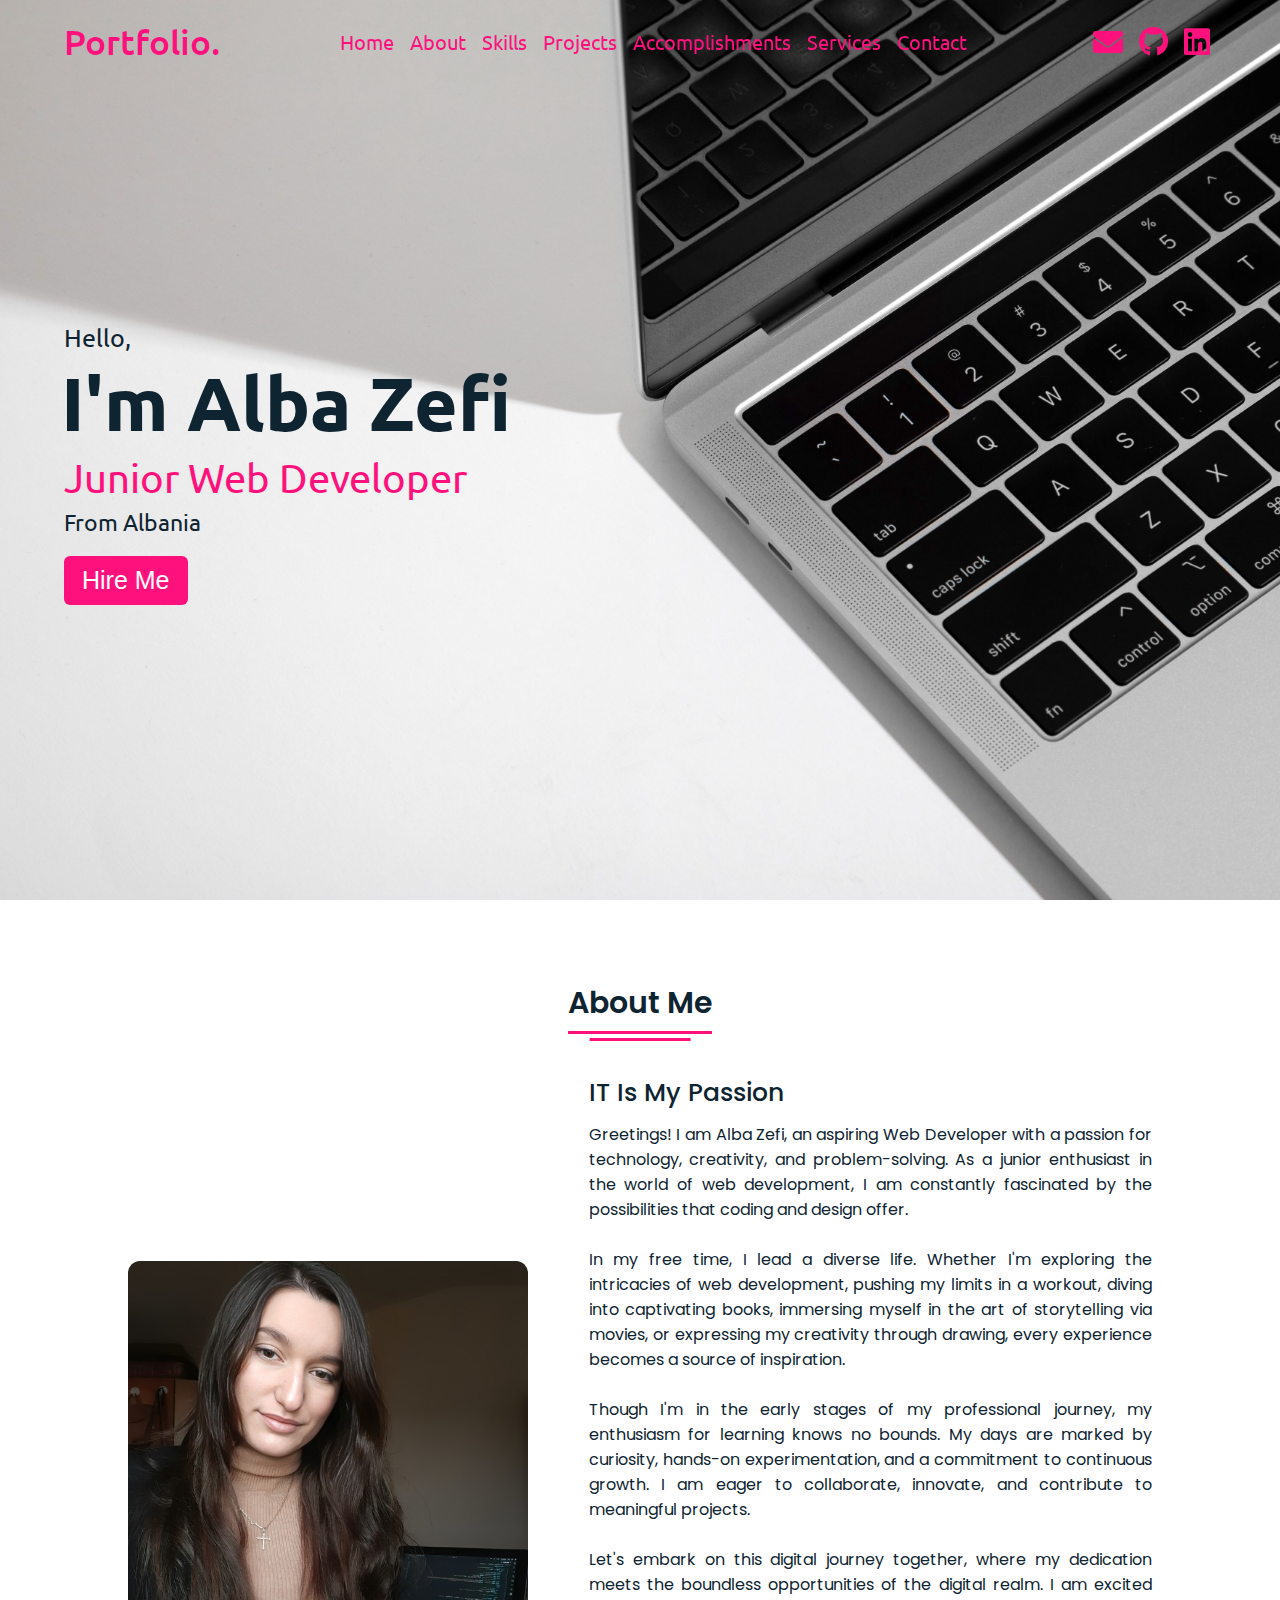
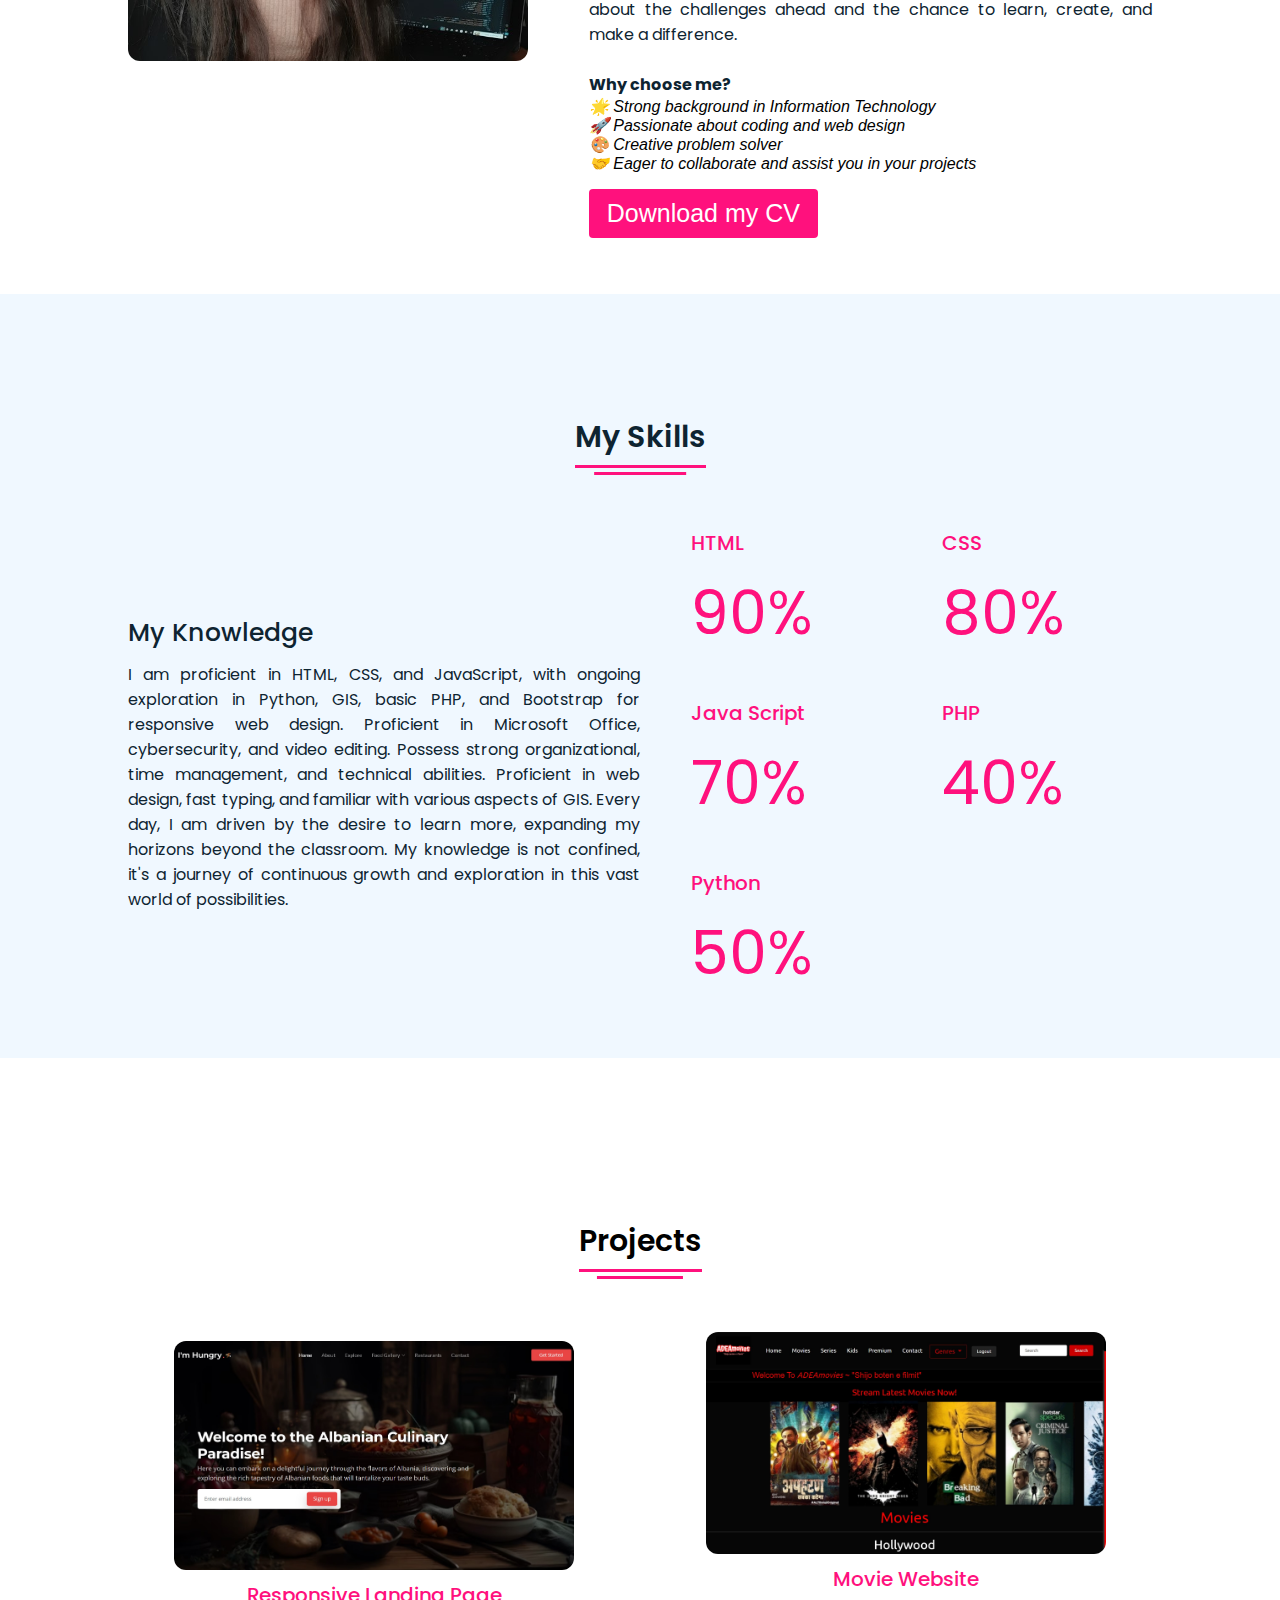
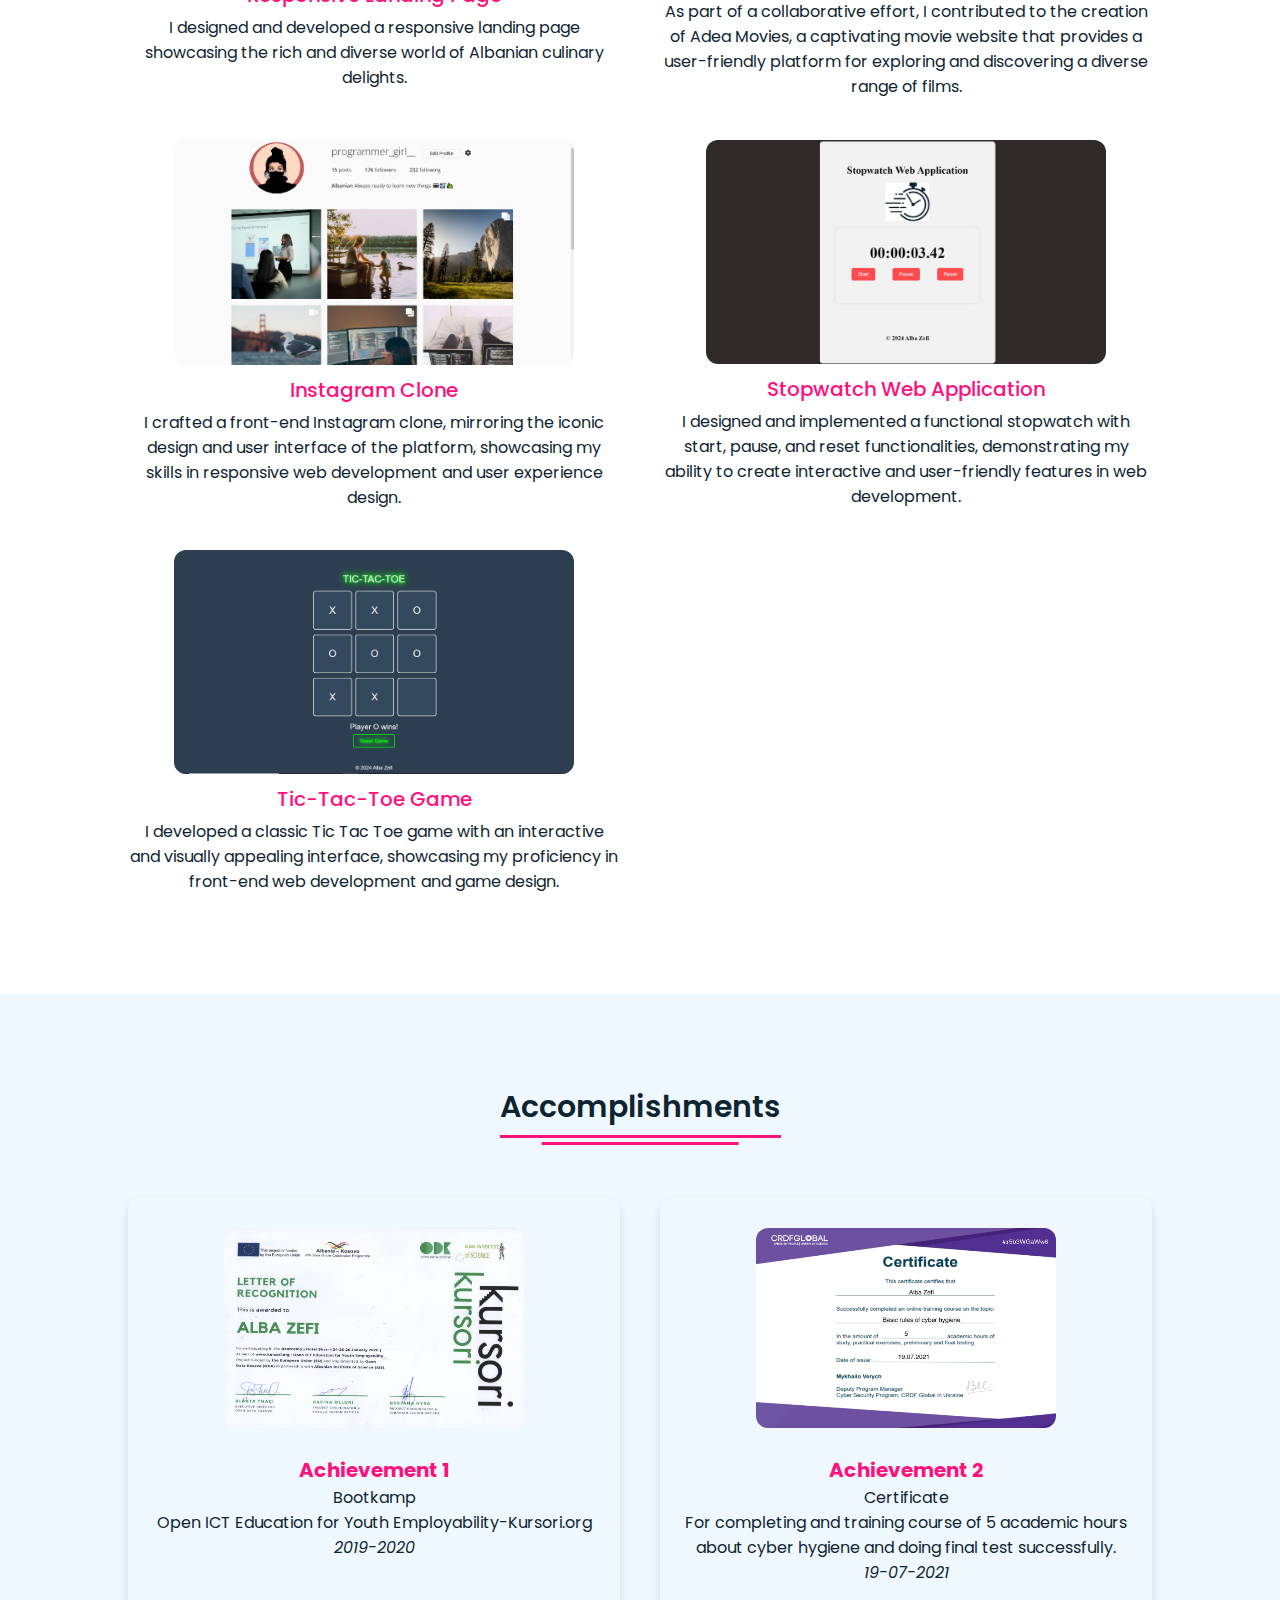
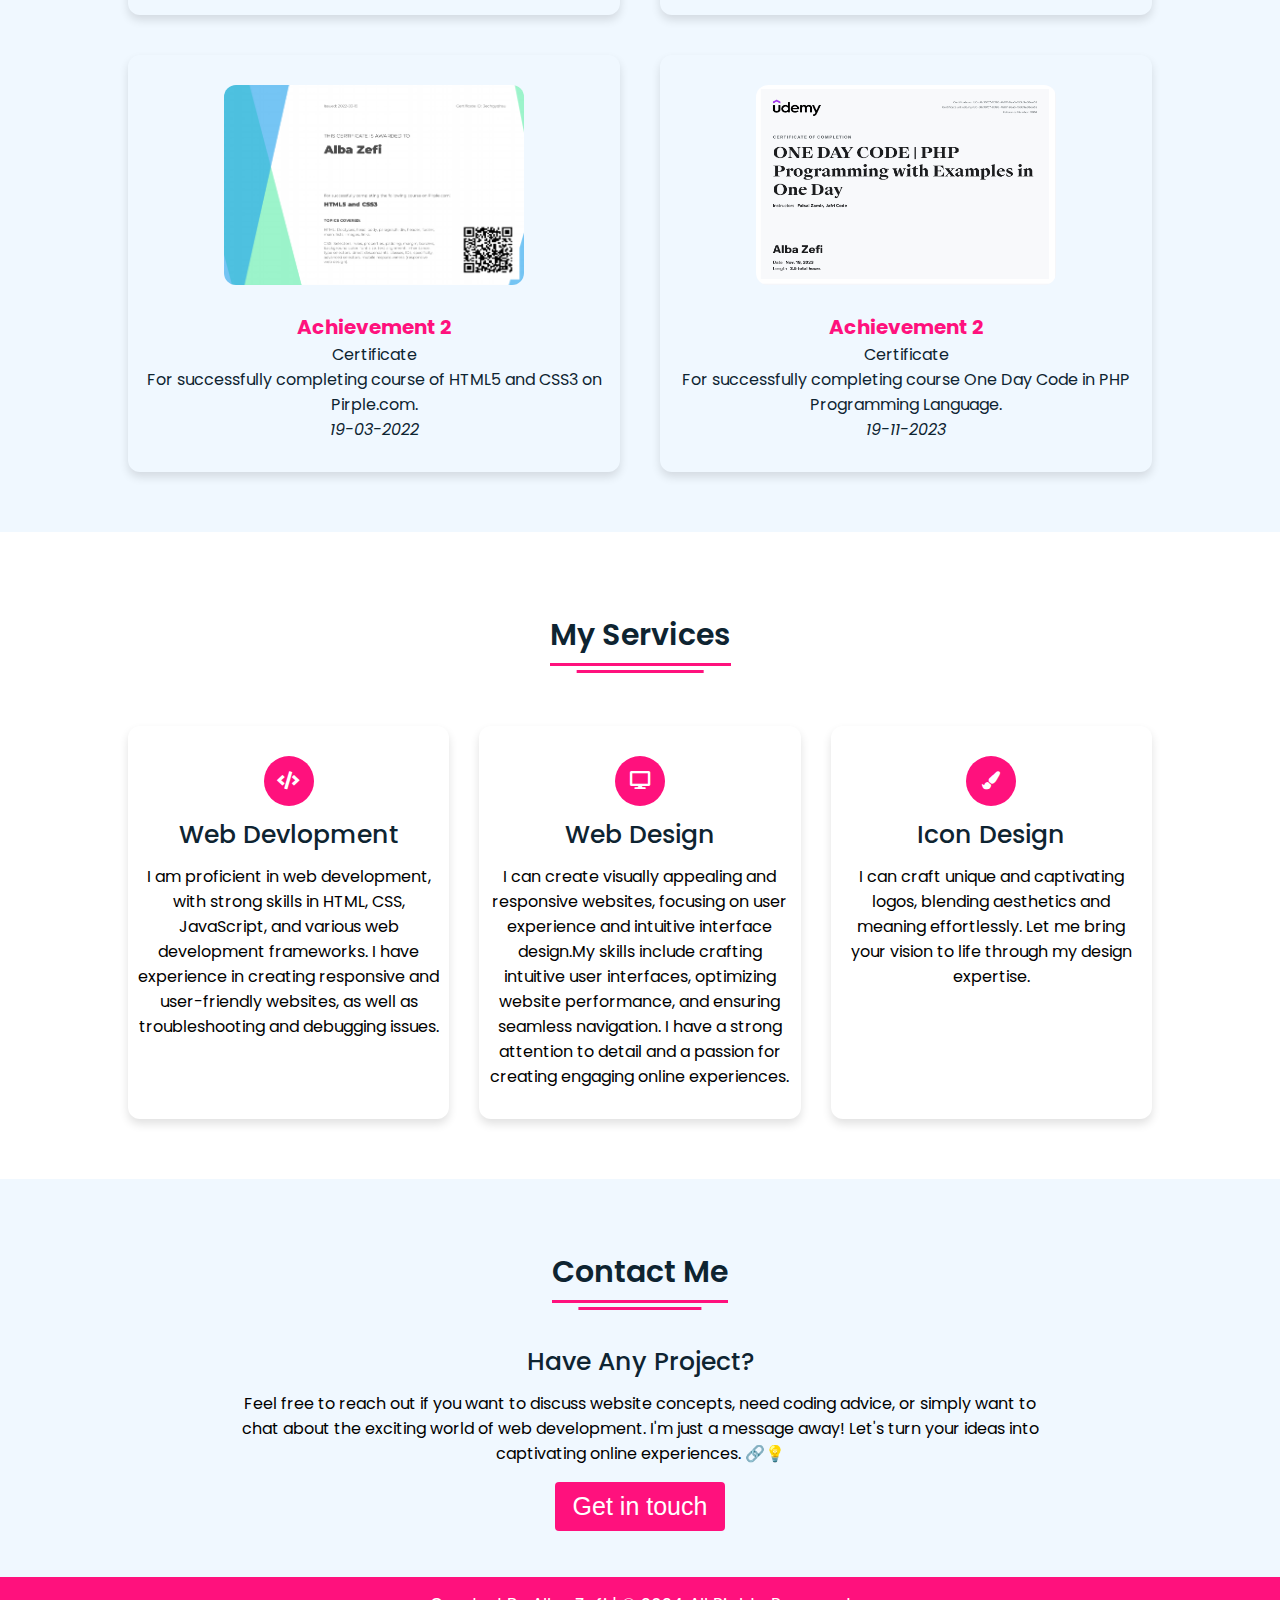
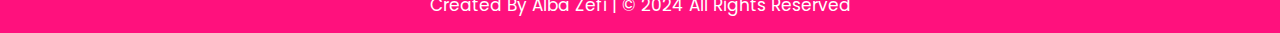
<file: index.html>
<!DOCTYPE html>
<html lang="en" dir="ltr">
  <head>
    <meta charset="UTF-8" />
    <title>Alba Portfolio</title>
    <link rel="stylesheet" href="style.css" />
    <link rel="shortcut icon" href="img/logo.png" type="image/x-icon">
    <!-- Fontawesome CDN Link -->
    <link rel="stylesheet" href="https://cdnjs.cloudflare.com/ajax/libs/font-awesome/5.15.2/css/all.min.css" />
    <meta name="viewport" content="width=device-width, initial-scale=1.0" />
  </head>
  <body>
    <!-- Move to up button -->
    <div class="scroll-button">
      <a href="#home"><i class="fas fa-arrow-up"></i></a>
    </div>
    <!-- navgaition menu -->
    <nav>
      <div class="navbar">
        <div class="logo"><a href="img/logo.png"></a><a href="#">Portfolio.</a></div>
        <ul class="menu">
          <li><a href="#home">Home</a></li>
          <li><a href="#about">About</a></li>
          <li><a href="#skills">Skills</a></li>
          <li><a href="#projects">Projects</a></li>
          <li><a href="#accomplishments">Accomplishments</a></li>
          <li><a href="#services">Services</a></li>
          <li><a href="#contact">Contact</a></li>
          <div class="cancel-btn">
            <i class="fas fa-times"></i>
          </div>
        </ul>
        <div class="media-icons">
          <a href="mailto:alba.zefii@gmail.com"><i class="fa fa-envelope" ></i></a>
          <a href="https://www.github.com/AlbaZefi"><i class="fab fa-github" ></i></a>
          <a href="https://www.linkedin.com/in/alba-zefi-b43b09283"><i class="fab fa-linkedin" ></i></a>
        </div>
      </div> 
      <div class="menu-btn">
        <i class="fas fa-bars"></i>
      </div>
    </nav>

    <!-- Home Section Start -->
    <section class="home" id="home">
      <div class="home-content">
        <div class="text">
          <div class="text-one">Hello,</div>
          <div class="text-two">I'm Alba Zefi</div>
          <div class="text-three">Junior Web Developer</div>
          <div class="text-four">From Albania</div>
        </div>
        <div class="button">
          <button><a href="contact.html">Hire Me</a></button>
        </div>
      </div>
    </section>

    <!-- About Section Start -->
    <section class="about" id="about">
      <div class="content">
        <div class="title"><span>About Me</span></div>
        <div class="about-details">
          <div class="left">
            <img src="img/alba.jpg" alt="Here is my photo" />
          </div>
          <div class="right">
            <div class="topic">IT Is My Passion</div>
            <p>
                Greetings! I am Alba Zefi, an aspiring Web Developer with a passion for technology, creativity, and problem-solving. As a junior enthusiast in the world of web development, I am constantly fascinated by the possibilities that coding and design offer.
<br><br>
                In my free time, I lead a diverse life. Whether I'm exploring the intricacies of web development, pushing my limits in a workout, diving into captivating books, immersing myself in the art of storytelling via movies, or expressing my creativity through drawing, every experience becomes a source of inspiration.
<br><br>                
                Though I'm in the early stages of my professional journey, my enthusiasm for learning knows no bounds. My days are marked by curiosity, hands-on experimentation, and a commitment to continuous growth. I am eager to collaborate, innovate, and contribute to meaningful projects.
<br><br>             
                Let's embark on this digital journey together, where my dedication meets the boundless opportunities of the digital realm. I am excited about the challenges ahead and the chance to learn, create, and make a difference.
                <div class="me" ><br>
                  <p><b>Why choose me?</b><br>
                     <i> 
                      <div class="descriptionme" style=" font-family:'Franklin Gothic Medium', 'Arial Narrow', Arial, sans-serif">
                      🌟 Strong background in Information Technology<br>
                      🚀 Passionate about coding and web design<br>
                      🎨 Creative problem solver<br>
                      🤝 Eager to collaborate and assist you in your projects</p>
                     </div>
                    </i>
              </div>  
            </p>
            
            <div class="button">
              <button><a href="img/Alba_Zefi_CV.pdf" download="Alba_Zefi_CV" font-color="white">Download my CV</a></button>
            </div>
          </div>
        </div>
      </div>
    </section>

    <!-- My Skills Section Start -->
    <section class="skills" id="skills">
      <div class="content">
        <div class="title"><span>My Skills</span></div>
        <div class="skills-details">
          <div class="text">
            <div class="topic">My Knowledge</div>
            <p>I am proficient in HTML, CSS, and JavaScript, with ongoing exploration in Python, GIS, basic PHP, and Bootstrap for responsive web design. Proficient in Microsoft Office, cybersecurity, and video editing. Possess strong organizational, time management, and technical abilities. Proficient in web design, fast typing, and familiar with various aspects of GIS. Every day, I am driven by the desire to learn more, expanding my horizons beyond the classroom. My knowledge is not confined, it's a journey of continuous growth and exploration in this vast world of possibilities.</p>
            
          </div>
          <div class="boxes">
            <div class="box">
              <div class="topic">HTML</div>
              <div class="per">90%</div>
            </div>
            <div class="box">
              <div class="topic">CSS</div>
              <div class="per">80%</div>
            </div>
            <div class="box">
              <div class="topic">Java Script</div>
              <div class="per">70%</div>
            </div>
            <div class="box">
              <div class="topic">PHP</div>
              <div class="per">40%</div>
            </div>
           <div class="box">
              <div class="topic">Python</div>
              <div class="per">50%</div>
            </div>
          </div>
        </div>
      </div>
    </section>

    <!-- My projects section-->
    <section class="projects" id="projects">
      <div class="content">
        <div class="title"><span>Projects</span></div>
        <div class="projects-details">
          <div class="project">
            <img src="img/project1.jpg" alt="Project 1" />
            <div class="description">
              <h3>Responsive Landing Page</h3>
              <p>I designed and developed a responsive landing page showcasing the rich and diverse world of Albanian culinary delights.</p>
            </div>
          </div>
          <div class="project">
            <img src="img/project2.jpg" alt="Project 2" />
            <div class="description">
              <h3>Movie Website</h3>
              <p>As part of a collaborative effort, I contributed to the creation of Adea Movies, a captivating movie website that provides a user-friendly platform for exploring and discovering a diverse range of films.</p>
            </div>
          </div>
          <div class="project">
            <img src="img/project3.jpg" alt="Project 3" />
            <div class="description">
              <h3>Instagram Clone</h3>
              <p>I crafted a front-end Instagram clone, mirroring the iconic design and user interface of the platform, showcasing my skills in responsive web development and user experience design.</p>
            </div>
          </div>

          <div class="project">
            <img src="img/project4.jpg" alt="Project 4" />
            <div class="description">
              <h3>Stopwatch Web Application</h3>
              <p>I designed and implemented a functional stopwatch with start, pause, and reset functionalities, demonstrating my ability to create interactive and user-friendly features in web development.</p>
            </div>
          </div>

          <div class="project">
            <img src="img/project5.jpg" alt="Project 5" />
            <div class="description">
              <h3>Tic-Tac-Toe Game</h3>
              <p>I developed a classic Tic Tac Toe game with an interactive and visually appealing interface, showcasing my proficiency in front-end web development and game design.</p>
            </div>
          </div>

        </div>
      </div>
    </section>




<!-- My accomplishments section-->
    <section class="accomplishments" id="accomplishments">
      <div class="content"><br><br>
        <div class="title"><span>Accomplishments</span></div>
        <div class="achievements">
          <div class="achievement">
            <img src="img/1.png" alt="Bootkamp" />
            <div class="description">
              <h3>Achievement 1</h3>
              <p>Bootkamp<br> Open ICT Education for Youth Employability-Kursori.org
                <br><i>2019-2020</i></p>
            </div>
          </div>
          
          <div class="achievement">
            <img src="img/3.png" alt="Achievement 2" />
            <div class="description">
              <h3>Achievement 2</h3>
              <p>Certificate<br>For completing and training course of 5 academic hours about cyber hygiene and doing final test successfully.<br><i>19-07-2021</i></p>            </div>
          </div>


          <div class="achievement">
            <img src="img/2.png" alt="Achievement 3" />
            <div class="description">
              <h3>Achievement 2</h3>
              <p>Certificate<br>For successfully completing course of HTML5 and CSS3 on Pirple.com.<br><i>19-03-2022</i></p>
            </div>
          </div>

          

          <div class="achievement">
            <img src="img/4.png" alt="Achievement 4" />
            <div class="description">
              <h3>Achievement 2</h3>
              <p>Certificate<br>For successfully completing course One Day Code in PHP Programming Language.<br><i>19-11-2023</i></p>            </div>
          </div>
          


        </div>
        
      </div>
    </section>
    




    <!-- My Services Section Start -->
    <section class="services" id="services">
      <div class="content">
        <div class="title"><span>My Services</span></div>
        <div class="boxes">
          <div class="box">
            <div class="icon">
              <i class="fas fa-code"></i>
            </div>
            <div class="topic">Web Devlopment</div>
            <p>I am proficient in web development, with strong skills in HTML, CSS, JavaScript, and various web development frameworks. I have experience in creating responsive and user-friendly websites, as well as troubleshooting and debugging issues.</p>
          </div>
          <div class="box">
            <div class="icon">
              <i class="fas fa-desktop"></i>
            </div>
            <div class="topic">Web Design</div>
            <p>I can create visually appealing and responsive websites, focusing on user experience and intuitive interface design.My skills include crafting intuitive user interfaces, optimizing website performance, and ensuring seamless navigation. I have a strong attention to detail and a passion for creating engaging online experiences.</p>
          </div>
          
          <div class="box">
            <div class="icon">
              <i class="fas fa-paint-brush"></i>
            </div>
            <div class="topic">Icon Design</div>
            <p>I can craft unique and captivating logos, blending aesthetics and meaning effortlessly. Let me bring your vision to life through my design expertise.</p>
          </div>
          
        </div>
      </div>
    </section>

    <!-- Contact Me section Start -->
    <section class="contact" id="contact">
      <div class="content">
        <div class="title"><span>Contact Me</span></div>

        <div class="text">
          <div class="topic">Have Any Project?</div>
          <p>Feel free to reach out if you want to discuss website concepts, need coding advice, or simply want to chat about the exciting world of web development. I'm just a message away! Let's turn your ideas into captivating online experiences. 🔗💡</p>
          <div class="button">
            <button><a href="contact.html">Get in touch</a></button>
          </div>
        </div>
      </div>
    </section>

    <!-- Footer Section Start -->
    <footer>
      <div class="text">
        <span>Created By Alba Zefi | &#169; 2024 All Rights Reserved</span>
      </div>
    </footer>
    <script src="script.js"></script>
  </body>
</html>
</file>
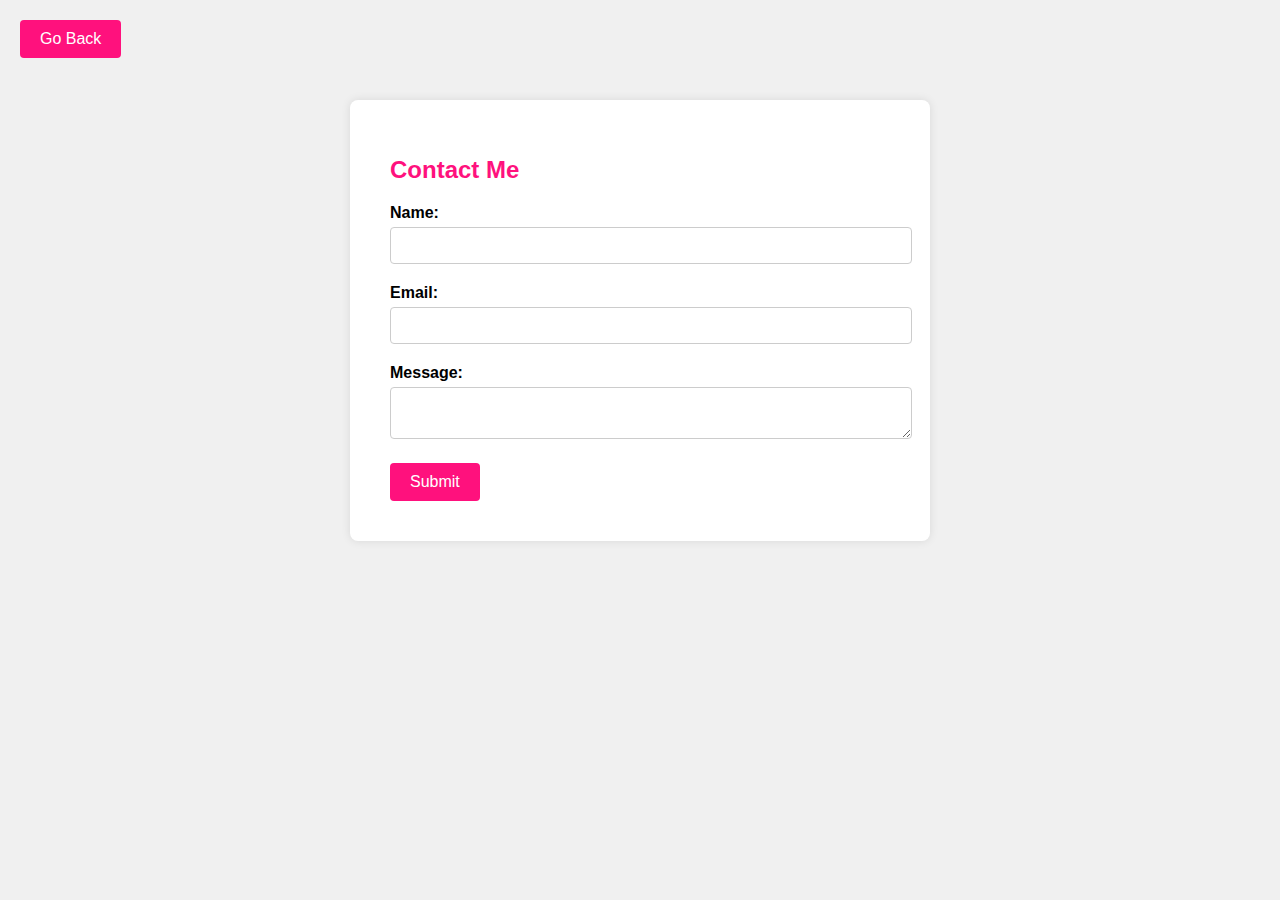
<file: contact.html>
<!DOCTYPE html>
<html lang="en" dir="ltr">
  <head>
    <meta charset="UTF-8" />
    <title>Contact Form</title>
    <link rel="shortcut icon" href="img/logo.png" type="image/x-icon">

    <style>
        body {
  background-color: #f0f0f0;
  font-family: Arial, sans-serif;
  margin: 0;
  padding: 0;
}

.go-back-button {
  position: fixed;
  top: 20px;
  left: 20px;
  border: none;
  padding: 10px 20px;
  background-color: #ff117d;
  color: #fff;
  font-size: 16px;
  cursor: pointer;
  border-radius: 4px;
}

.go-back-button :hover {
  background-color: #ff117d;
  opacity: 0.7;
}

.contact-form-container {
  background-color: #fff;
  max-width: 500px;
  margin: 100px auto;
  padding: 40px;
  border-radius: 8px;
  box-shadow: 0 0 10px rgba(0, 0, 0, 0.1);
}

h1 {
  color: #ff117d;
  font-size: 24px;
  margin-bottom: 20px;
}

.form-group {
  margin-bottom: 20px;
}

label {
  display: block;
  font-weight: bold;
  margin-bottom: 5px;
}

input,
textarea {
  width: 100%;
  padding: 10px;
  border: 1px solid #ccc;
  border-radius: 4px;
}

button[type="submit"] {
  background-color: #ff117d;
  color: #fff;
  border: none;
  padding: 10px 20px;
  font-size: 16px;
  cursor: pointer;
  border-radius: 4px;
}

button[type="submit"]:hover {
  background-color: #ff117d;
  opacity: 0.7;
}

    </style>
    
  </head>
  <body>
    <button class="go-back-button" onclick="goBack()">Go Back</button>
    <div class="contact-form-container">
      <h1>Contact Me</h1>
      <form id="contact-form">
        <div class="form-group">
          <label for="name">Name:</label>
          <input type="text" id="name" name="name" required />
        </div>
        <div class="form-group">
          <label for="email">Email:</label>
          <input type="email" id="email" name="email" required />
        </div>
        <div class="form-group">
          <label for="message">Message:</label>
          <textarea id="message" name="message" required></textarea>
        </div>
        <button type="submit">Submit</button>
      </form>
    </div>

    <script>
        function goBack() {
  window.history.back();
}

document.getElementById("contact-form").addEventListener("submit", function (event) {
  event.preventDefault();
  //form submission logic here
});

    </script>
  </body>
</html>
</file>
<file: style.css>
/* Google Font CDN Link */
@import url('https://fonts.googleapis.com/css2?family=Poppins:wght@400;500;600;700&family=Ubuntu:wght@400;500;700&display=swap');
*{
  margin: 0;
  padding: 0;
  box-sizing: border-box;
  text-decoration: none;
  scroll-behavior: smooth;
}
/* Links */
a {
  color: white;
}

a:hover {
  color: #ff117d;
}

a:link, a:visited {
  text-decoration: none;
}

/* Custom Scroll Bar CSS */
::-webkit-scrollbar {
    width: 10px;
}
::-webkit-scrollbar-track {
    background: #f1f1f1;
}
::-webkit-scrollbar-thumb {
    background: #ff117d;
    border-radius: 12px;
    transition: all 0.3s ease;
}

::-webkit-scrollbar-thumb:hover {
    background: #ff117d;
}
/* navbar styling */
nav{
  position: fixed;
  width: 100%;
  padding: 20px 0;
  z-index: 998;
  transition: all 0.3s ease;
  font-family: 'Ubuntu', sans-serif;
}
nav.sticky{
  background: #000000;
  padding: 13px 0;
}
nav .navbar{
  width: 90%;
  display: flex;
  justify-content: space-between;
  align-items: center;
  margin: auto;
}
nav .navbar .logo a{
  font-weight: 500;
  font-size: 35px;
  color: #ff117d;
}
nav.sticky .navbar .logo a{
  color: #fff;
}
nav .navbar .menu{
  display: flex;
  position: relative;
}
nav .navbar .menu li{
  list-style: none;
  margin: 0 8px;
}
.navbar .menu a{
  font-size: 20px;
  font-weight: 500px;
  color: #ff117d;
  padding: 6px 0;
  transition: all 0.4s ease;
}
.navbar .menu a:hover{
  color: #ff117d;
  border-radius: 20px;
  color: #ffffff;
  transition:  all 0.3s ease-in;
}
nav.sticky .menu a{
  color: #FFF;
}
nav.sticky .menu a:hover{
  color: #ff117d;

}
.navbar .media-icons a{
  color: #ff117d;
  font-size: 30px;
  margin: 0 6px;
}


nav.sticky .media-icons a{
  color: #FFF;
  }

nav.sticky .media-icons a:hover{
  color:#ff117d;
   
}

/* Side Navigation Menu Button CSS */
nav .menu-btn,
.navbar .menu .cancel-btn{
  position: absolute;
  color: #fff;
  right: 30px;
  top: 20px;
  font-size: 20px;
  cursor: pointer;
  transition: all 0.3s ease;
  display: none;
}
nav .menu-btn{
  color: #ff117d;
}
nav.sticky .menu-btn{
  color: #FFF;
}
.navbar .menu .menu-btn{
  color: #fff;
}

/* home section styling */
.home{
  height: 100vh;
  width: 100%;
  background: url("img/2.jpg") no-repeat;
  background-size: cover;
  background-position: center;
  background-attachment: fixed;
  font-family: 'Ubuntu', sans-serif;
}
.home .home-content{
  width: 90%;
  height: 100%;
  margin: auto;
  display: flex;
  flex-direction: column;
  justify-content: center;
}
.home .text-one{
  font-size: 25px;
  color: #0E2431;
}
.home .text-two{
  color: #0E2431;
  font-size: 75px;
  font-weight: 600;
  margin-left: -3px;
}
.home .text-three{
  font-size: 40px;
  margin: 5px 0;
  color: #ff117d;
}
.home .text-four{
  font-size: 23px;
  margin: 5px 0;
  color: #0E2431;
}
.home .button{
  margin: 14px 0;
}
.home .button button{
  outline: none;
  padding: 8px 16px;
  border-radius: 6px;
  font-size: 25px;
  font-weight: 400;
  background: #ff117d;
  color: #fff;
  cursor: pointer;
  border: 2px solid transparent;
  transition: all 0.4s ease;
}
.home .button button:hover{
  border-color: #ff117d;
  background-color: #fff;
  color: #ff117d;
}

section{
  padding-top: 40px;
}
section .content{
  width: 80%;
  margin: 40px auto;
  font-family: 'Poppins', sans-serif;
}
.about .about-details{
  display: flex;
  justify-content: space-between;
  align-items: center;
}
section .title{
  display: flex;
  justify-content: center;
  margin-bottom: 40px;
}
section .title span{
  color: #0E2431;
  font-size: 30px;
  font-weight: 600;
  position: relative;
  padding-bottom: 8px;
}
section .title span::before,
section .title span::after{
  content: '';
  position: absolute;
  height: 3px;
  width: 100%;
  background: #ff117d;
  left: 0;
  bottom: 0;
}
section .title span::after{
  bottom: -7px;
  width: 70%;
  left: 50%;
  transform: translateX(-50%);
}
.about .about-details .left{
  width: 45%;
}
.about .left img{
  height: 400px;
  width: 400px;
  object-fit: cover;
  border-radius: 12px;
}
.about-details .right{
  width: 55%;
}
section  .topic{
  color: #0E2431;
  font-size: 25px;
  font-weight: 500;
  margin-bottom: 10px;
}
.about-details .right p{
  text-align: justify;
  color: #0E2431;
}
section .button{
  margin: 16px 0;
}
section .button button{
  outline: none;
  padding: 8px 16px;
  border-radius: 4px;
  font-size: 25px;
  font-weight: 400;
  background: #ff117d;
  color: #fff;
  border: 2px solid transparent;
  cursor: pointer;
  transition: all 0.4s ease;
}
section .button button:hover{
  border-color: #ff117d;
  background-color: #fff;
  color: #ff117d;
}

 /* My Skills CSS */
 .skills{
   background: #F0F8FF;
 }
 .skills .content{
   padding: 40px 0;
 }
 .skills .skills-details{
   display: flex;
   justify-content: space-between;
   align-items: center;
 }
 .skills-details .text{
   width: 50%;
 }
 .skills-details p{
   color: #0E2431;
   text-align: justify;
 }
.skills .skills-details .experience{
  display: flex;
  align-items: center;
  margin: 0 10px;
}
.skills-details .experience .num{
  color: #0E2431;
  font-size: 80px;
}
.skills-details .experience .exp{
  color: #0E2431;
  margin-left: 20px;
  font-size: 18px;
  font-weight: 500;
  margin: 0 6px;
}
.skills-details .boxes{
  width: 45%;
  display: flex;
  flex-wrap: wrap;
  justify-content: space-between;
}
.skills-details .box{
  width: calc(100% / 2 - 20px);
  margin: 20px 0;
}
.skills-details .boxes .topic{
  font-size: 20px;
  color: #ff117d;
}
.skills-details .boxes .per{
  font-size: 60px;
  color: #ff117d;
}

/* My Services CSS */
.services .boxes{
  display: flex;
  flex-wrap: wrap;
  justify-content: space-between;
}
.services .boxes .box{
  margin: 20px 0;
  width: calc(100% / 3 - 20px);
  text-align: center;
  border-radius: 12px;
  padding: 30px 10px;
  box-shadow: 0 5px 10px rgba(0, 0, 0, 0.12);
  cursor: default;
  transition: all 0.4s ease;
}
.services .boxes .box:hover{
  background: #ff117d;
  color: #fff;
}
.services .boxes .box .icon{
  height: 50px;
  width: 50px;
  background: #ff117d;
  border-radius: 50%;
  text-align: center;
  line-height: 50px;
  font-size: 18px;
  color: #fff;
  margin: 0 auto 10px auto;
  transition: all 0.4s ease;
}
.boxes .box:hover .icon{
  background-color: #fff;
  color: #ff117d;
}
.services .boxes .box:hover .topic,
.services .boxes .box:hover p{
  color: #0E2431;
  transition: all 0.4s ease;
}
.services .boxes .box:hover .topic,
.services .boxes .box:hover p{
  color: #fff;
}
/* Contact Me CSS */
.contact{
  background: #F0F8FF;
}
.contact .content{
  margin: 0 auto;
  padding: 30px 0;
}
.contact .text{
  width: 80%;
  text-align: center;
  margin: auto;
}

/* Footer CSS */
footer{
  background: #ff117d;
  padding: 15px 0;
  text-align: center;
  font-family: 'Poppins', sans-serif;
}
footer .text span{
  font-size: 17px;
  font-weight: 400;
  color: #fff;
}
footer .text span a{
  font-weight: 500;
  color: #FFF;
}
footer .text span a:hover{
  text-decoration: underline;
}
/* Scroll TO Top Button CSS */
.scroll-button a{
  position: fixed;
  bottom: 20px;
  right: 20px;
  color: #fff;
  background: #000000;
  padding: 7px 12px;;
  font-size: 18px;
  border-radius: 6px;
  box-shadow: rgba(0, 0, 0, 0.15);
  display: none;
}

/* Responsive Media Query */
@media (max-width: 1190px) {
  section .content{
    width: 85%;
  }
}
@media (max-width: 1000px) {
  .about .about-details{
    justify-content: center;
    flex-direction: column;
  }
  .about .about-details .left{
    display: flex;
    justify-content: center;
    width: 100%;
  }
  .about-details .right{
    width: 90%;
    margin: 40px 0;
  }
  .services .boxes .box{
    margin: 20px 0;
    width: calc(100% / 2 - 20px);
  }
}
@media (max-width: 900px) {
  .about .left img{
    height: 350px;
    width: 350px;
  }
}

@media (max-width: 750px) {
  nav .navbar{
    width: 90%;
  }
  nav .navbar .menu{
    position: fixed;
    left: -100%;
    top: 0;
    background: #0E2431;
    height: 100vh;
    max-width: 400px;
    width: 100%;
    padding-top: 60px;
    flex-direction: column;
    align-items: center;
    transition: all 0.5s ease;
  }
  .navbar.active .menu{
    left: 0;
  }
  nav .navbar .menu a{
    font-size: 23px;
    display: block;
    color: #fff;
    margin: 10px 0;
  }
  nav.sticky .menu a:hover{
    color: #ff117d;
  }
  nav .navbar .media-icons{
    display: none;
  }
  nav .menu-btn,
  .navbar .menu .cancel-btn{
    display: block;
  }
  .home .text-two{
    font-size: 65px;
  }
  .home .text-three{
    font-size: 35px;
  }
  .skills .skills-details{
    align-items: center;
    justify-content: center;
    flex-direction: column;
  }
  .skills-details .text{
    width: 100%;
    margin-bottom: 50px;
  }
  .skills-details .boxes{
    justify-content: center;
    align-items: center;
    width: 100%;
  }
  .services .boxes .box{
    margin: 20px 0;
    width: 100%;
  }
  .contact .text{
    width: 100%;
}
}

@media (max-width: 500px){
  .home .text-two{
    font-size: 55px;
  }
  .home .text-three{
    font-size: 33px;
  }
  .skills-details .boxes .per{
    font-size: 50px;
    color: #ff117d;
  }
}



/* Projects and Accomplishments sections */
.projects .title span,
.accomplishments .title span {
  color: #000000;
  font-size: 30px;
  font-weight: 600;
  position: relative;
  padding-bottom: 8px;
}

.projects .title span::before,
.projects .title span::after,
.accomplishments .title span::before,
.accomplishments .title span::after {
  content: '';
  position: absolute;
  height: 3px;
  width: 100%;
  background: #ff117d;
  left: 0;
  bottom: 0;
}

.projects .title span::after,
.accomplishments .title span::after {
  bottom: -7px;
  width: 70%;
  left: 50%;
  transform: translateX(-50%);
}

.projects-details,
.accomplishments-details {
  display: flex;
  justify-content: space-between;
  align-items: center;
}

.projects-details .project,
.accomplishments-details .accomplishment {
  margin-bottom: 20px;
}

.projects-details h3,
.accomplishments-details h3 {
  color: #0E2431;
  font-size: 20px;
  font-weight: 500;
}

.projects-details p,
.accomplishments-details p {
  color: #0E2431;
}

.accomplishments{
  background:#F0F8FF;}




/* Experience Section Styling */
.projects {
  background: #ffffff;
}

.projects .content {
  padding: 40px 0;
}

.eprojects .title {
  display: flex;
  justify-content: center;
  margin-bottom: 40px;
}

.eprojects .title span {
  color: #0E2431;
  font-size: 30px;
  font-weight: 600;
  position: relative;
  padding-bottom: 8px;
}

.projects .title span::before,
.projects .title span::after {
  content: '';
  position: absolute;
  height: 3px;
  width: 100%;
  background: #ff117d;
  left: 0;
  bottom: 0;
}

.projects .title span::after {
  bottom: -7px;
  width: 70%;
  left: 50%;
  transform: translateX(-50%);
}

.projects .projects-details {
  display: flex;
  flex-wrap: wrap;
  justify-content: space-between;
}

.projects .project {
  width: calc(100% / 2 - 20px);
  margin: 20px 0;
  display: flex;
  flex-direction: column;
  align-items: center;
}

.projects .project img {
  width: 100%;
  max-width: 400px;
  height: auto;
  border-radius: 12px;
}

.projects .project .description {
  margin-top: 10px;
  text-align: center;
}

.projects .project .description h3 {
  color: #ff117d;
  font-size: 20px;
  margin-bottom: 5px;
}

.projects .project .description p {
  color: #0E2431;
  font-size: 16px;
}




.accomplishments {
  background: #f0f8ff;
  padding: 40px 0;
}


.accomplishments .content {
  margin: 0 auto;
}


.accomplishments .title span {
  color: #0e2431;
  font-size: 30px;
  font-weight: 600;
  position: relative;
  padding-bottom: 8px;
}

.accomplishments .achievements {
  display: flex;
  flex-wrap: wrap;
  justify-content: space-between;
}

.accomplishments .achievement {
  margin: 20px 0;
  width: calc(100% / 2 - 20px);
  text-align: center;
  border-radius: 12px;
  padding: 30px 10px;
  box-shadow: 0 5px 10px rgba(0, 0, 0, 0.12);
  cursor: default;
  transition: all 0.4s ease;
}

.accomplishments .achievement img {
  height: 200px;
  width: 300px;
  border-radius: 12px;
}


.accomplishments .achievement .description {
  margin-top: 20px;
}


.accomplishments .achievement h3 {
  font-size: 20px;
  color: #ff117d;
}


.accomplishments .achievement p {
  color: #0e2431;
}
</file>
